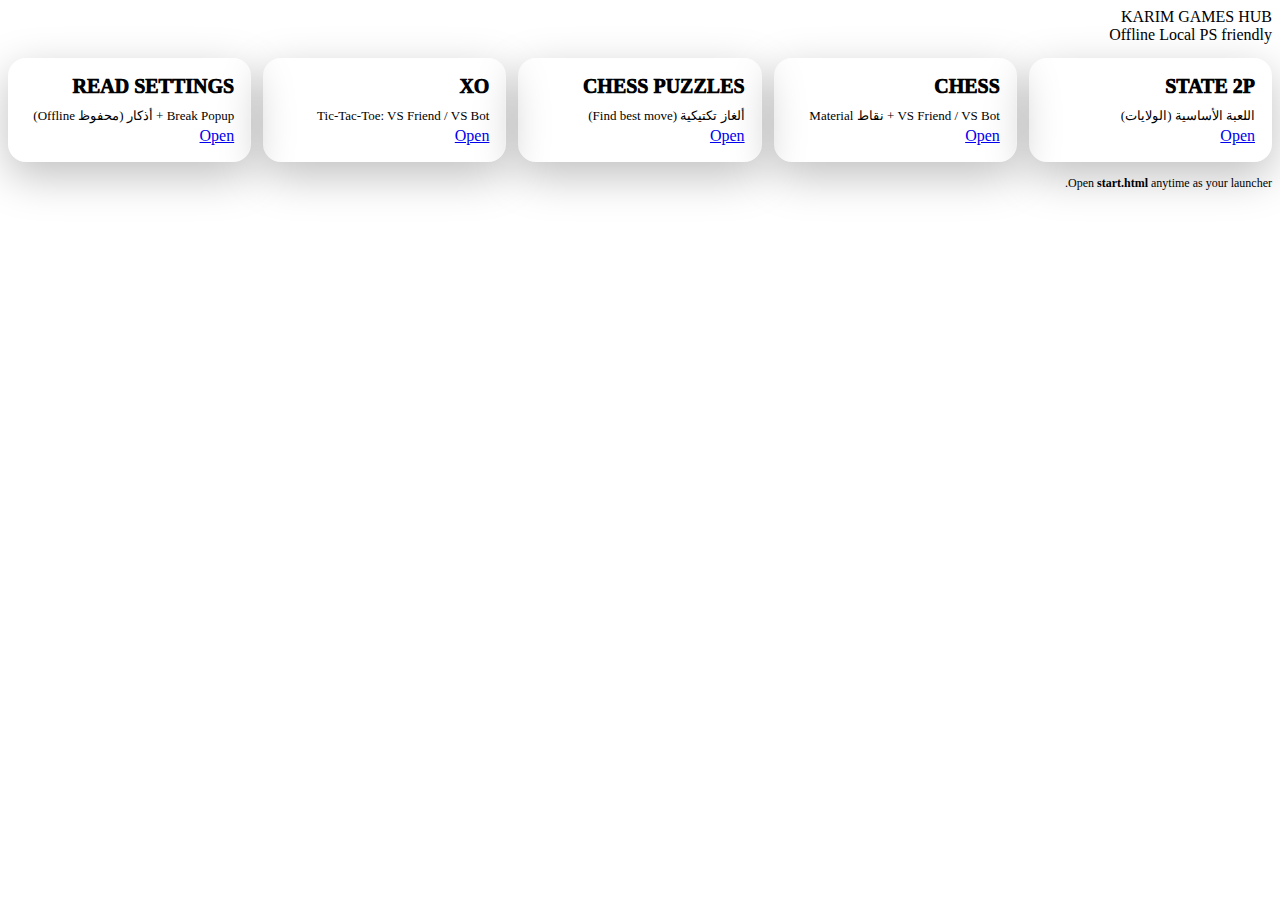
<file: index.html>
<!doctype html>
<html lang="ar" dir="rtl">
<head>
  <meta charset="utf-8" />
  <meta name="viewport" content="width=device-width, initial-scale=1, viewport-fit=cover" />
  <meta name="theme-color" content="#0b1220" />
  <title>Karim Games</title>

  <!-- Optional PWA files (won't break if missing) -->
  <link rel="manifest" href="manifest.webmanifest" />

  <!-- Optional existing styles (won't break if missing, but best if present) -->
  <link rel="stylesheet" href="app.css" />
  <link rel="stylesheet" href="start.css" />

  <style>
    :root{
      --bg:#0b1220; --card: rgba(255,255,255,.06);
      --bd: rgba(255,255,255,.12); --tx: rgba(245,250,255,.92);
      --mut: rgba(245,250,255,.62); --glow: rgba(120,255,170,.25);
    }
    html,body{height:100%}
    body{
      margin:0; font-family: system-ui, -apple-system, Segoe UI, Roboto, Arial;
      background: radial-gradient(900px 450px at 20% 10%, rgba(120,255,170,.14), transparent 55%),
                  radial-gradient(900px 450px at 90% 0%, rgba(150,180,255,.12), transparent 55%),
                  var(--bg);
      color: var(--tx);
      overflow-x:hidden;
    }
    .wrap{max-width:980px; margin:0 auto; padding:16px}
    .hero{
      border:1px solid var(--bd);
      background: linear-gradient(180deg, rgba(255,255,255,.08), rgba(255,255,255,.04));
      border-radius:22px;
      padding:16px;
      box-shadow: 0 10px 35px rgba(0,0,0,.35);
      backdrop-filter: blur(10px);
    }
    .brand{font-weight:1000; letter-spacing:.8px; font-size:22px}
    .sub{margin-top:6px; color:var(--mut); line-height:1.5; font-weight:700}
    .row{display:flex; gap:10px; flex-wrap:wrap; margin-top:12px}
    .btn{
      cursor:pointer; text-decoration:none; color:var(--tx);
      border:1px solid var(--bd);
      background: rgba(255,255,255,.06);
      padding:10px 12px; border-radius:14px;
      font-weight:900;
      display:inline-flex; align-items:center; gap:8px;
      min-height:44px;
    }
    .btn.primary{
      border-color: rgba(120,255,170,.35);
      box-shadow: 0 0 0 3px rgba(120,255,170,.08);
      background: linear-gradient(180deg, rgba(120,255,170,.12), rgba(255,255,255,.05));
    }
    .grid{
      margin-top:14px;
      display:grid;
      grid-template-columns: repeat(3, minmax(0,1fr));
      gap:12px;
    }
    @media (max-width: 900px){ .grid{grid-template-columns: repeat(2, minmax(0,1fr));} }
    @media (max-width: 520px){ .grid{grid-template-columns: 1fr;} .wrap{padding:12px} }
    .card{
      border:1px solid var(--bd);
      background: var(--card);
      border-radius:20px;
      padding:14px;
      text-decoration:none;
      color:var(--tx);
      box-shadow: 0 10px 30px rgba(0,0,0,.28);
    }
    .card:hover{ transform: translateY(-1px); transition: .12s ease; }
    .h{font-weight:1000; font-size:18px}
    .p{margin-top:8px; color:var(--mut); line-height:1.55; font-weight:700}
    .foot{margin-top:14px; color:var(--mut); font-size:12px; line-height:1.6}
    .ok{
      display:inline-block; padding:6px 10px; border-radius:999px;
      border:1px solid rgba(120,255,170,.35);
      background: rgba(120,255,170,.08);
      color: rgba(220,255,235,.95);
      font-weight:900; font-size:12px;
    }
    .warn{
      display:inline-block; padding:6px 10px; border-radius:999px;
      border:1px solid rgba(255,180,80,.35);
      background: rgba(255,180,80,.08);
      color: rgba(255,240,220,.92);
      font-weight:900; font-size:12px;
    }
  </style>

  <script>
    // 1) If start.html exists -> redirect to it (keeps your old start screen)
    (async () => {
      try {
        const r = await fetch("./start.html", { method: "HEAD", cache: "no-store" });
        if (r.ok) location.replace("./start.html");
      } catch(e) {
        // ignore (offline / no start.html)
      }
    })();

    // 2) Register Service Worker if file exists (optional)
    (async () => {
      try {
        if (!("serviceWorker" in navigator)) return;
        // try to detect sw.js exists (HEAD). If fails, skip silently.
        const r = await fetch("./sw.js", { method: "HEAD", cache: "no-store" });
        if (r.ok) navigator.serviceWorker.register("./sw.js");
      } catch(e) {}
    })();
  </script>
</head>

<body>
  <div class="wrap">
    <header class="hero">
      <div class="brand">KARIM GAMES</div>
      <div class="sub">نسخة الويب الرسمية — شغّالة على GitHub Pages، وممكن تتحول “كتطبيق” (PWA) وتشتغل أوفلاين بعد أول فتح.</div>

      <div class="row">
        <a class="btn primary" href="./play.html">Play</a>
        <a class="btn" href="./read.html">Read</a>
        <a class="btn" href="./settings.html">Settings</a>
        <span class="ok">Mobile-ready (مع Pages)</span>
      </div>
    </header>

    <main class="grid" id="grid">
      <a class="card" href="./state.html">
        <div class="h">STATE 2P</div>
        <div class="p">حرب الولايات — ضد صاحبك أو بوت.</div>
      </a>

      <a class="card" href="./chess.html">
        <div class="h">CHESS</div>
        <div class="p">VS Friend / VS Bot — أقوى.</div>
      </a>

      <a class="card" href="./xo.html">
        <div class="h">XO</div>
        <div class="p">سريع وبسيط — 2P + Bot.</div>
      </a>

      <a class="card" href="./chemistry.html">
        <div class="h">Chemistry</div>
        <div class="p">معادلات — تدريب تدريجي.</div>
      </a>

      <a class="card" href="./read.html">
        <div class="h">READ</div>
        <div class="p">أذكار / قرآن / أدعية — حسب الوقت + بحث.</div>
      </a>

      <a class="card" href="./play.html">
        <div class="h">Hub</div>
        <div class="p">صفحة التجميع واللعب.</div>
      </a>
    </main>

    <div class="foot">
      <div class="warn">مهم:</div>
      <div>
        - ده ملف آمن: بيضيف “index.html” فقط.<br/>
        - لو عايز “Full Offline” لازم نضيف ملفات PWA: <b>sw.js + manifest</b> (هديك كودهم لما تقول).<br/>
        - تشغيل GitHub Pages هو اللي بيحل مشاكل الموبايل اللي كانت بتظهر مع file://.
      </div>
    </div>
  </div>
</body>
</html>
</file>
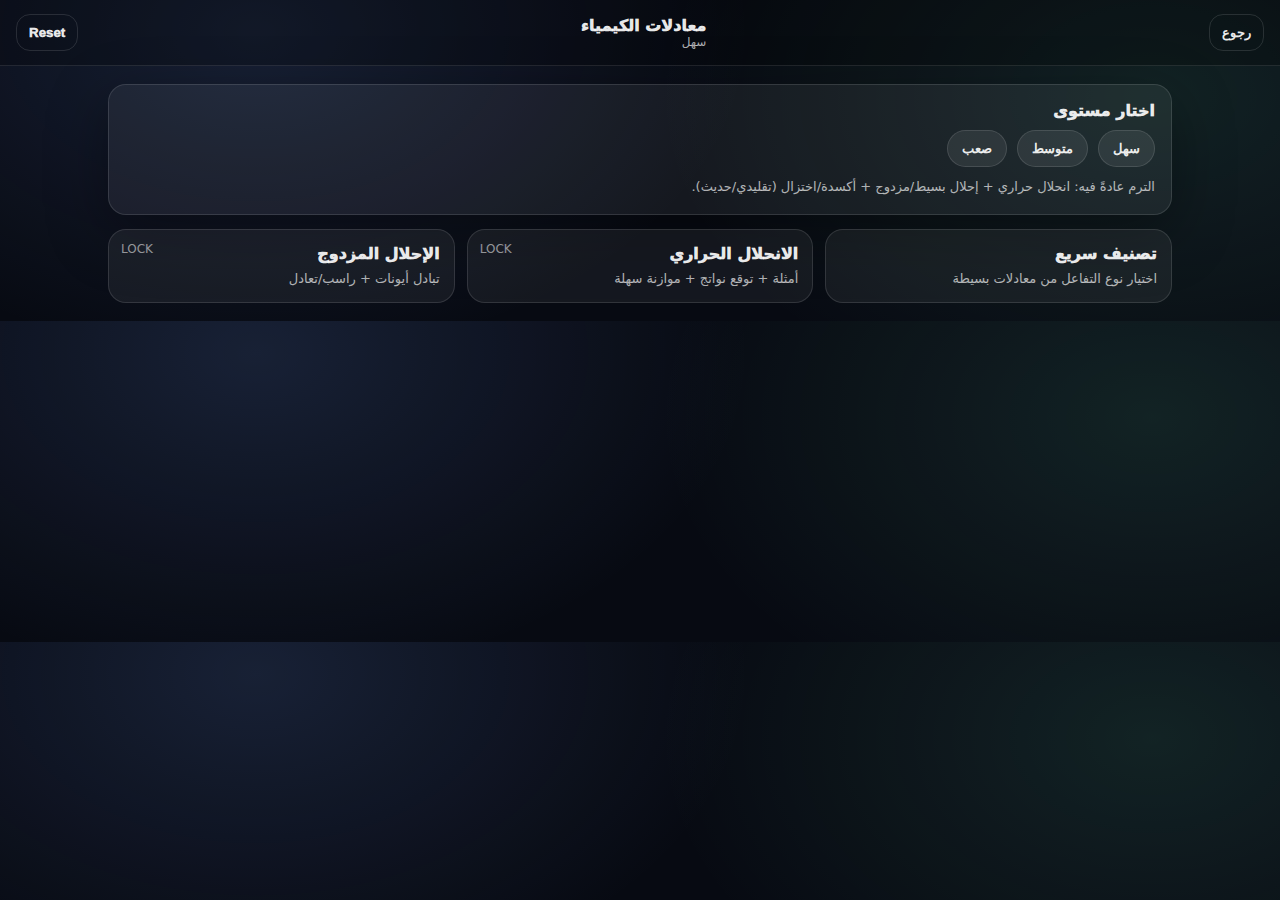
<file: chemistry.html>
﻿<!doctype html>
<html lang="ar" dir="rtl">
<head>
  <meta charset="utf-8"/>
  <meta name="viewport" content="width=device-width,initial-scale=1,viewport-fit=cover"/>
  <title>معادلات الكيمياء</title>
    <link rel="stylesheet" href="mobile.css"/>
<link rel="stylesheet" href="chemistry.css"/>
</head>
<body>
  <header class="top">
    <button class="btn ghost" id="back">رجوع</button>
    <div class="title">
      <div class="h">معادلات الكيمياء</div>
      <div class="s" id="subtitle">نظام تدريجي  مثل Duolingo</div>
    </div>
    <button class="btn ghost" id="reset">Reset</button>
  </header>

  <main class="wrap">
    <section class="panel" id="home">
      <div class="card big">
        <div class="k">اختار مستوى</div>
        <div class="diff">
          <button class="pill" data-diff="easy">سهل</button>
          <button class="pill" data-diff="med">متوسط</button>
          <button class="pill" data-diff="hard">صعب</button>
        </div>
        <div class="note">
          الترم  عادةً فيه: انحلال حراري + إحلال بسيط/مزدوج + أكسدة/اختزال (تقليدي/حديث).
        </div>
      </div>

      <div class="grid" id="lessons"></div>
    </section>

    <section class="panel hidden" id="quiz">
      <div class="hud">
        <div class="hearts" id="hearts"></div>
        <div class="bar"><div class="barin" id="barin"></div></div>
        <div class="xp" id="xp">XP 0</div>
      </div>

      <div class="qcard">
        <div class="qtitle" id="qtitle"></div>
        <div class="qbody" id="qbody"></div>
        <div class="qactions" id="qactions"></div>
      </div>

      <div class="foot">
        <button class="btn" id="check">تحقق</button>
        <button class="btn ghost" id="skip">تخطي</button>
      </div>
    </section>
  </main>

  <div class="toast hidden" id="toast"></div>

  <script src="chemistry.js"></script>
  <script src="vh_fix.js"></script>
</body>
</html>
</file>
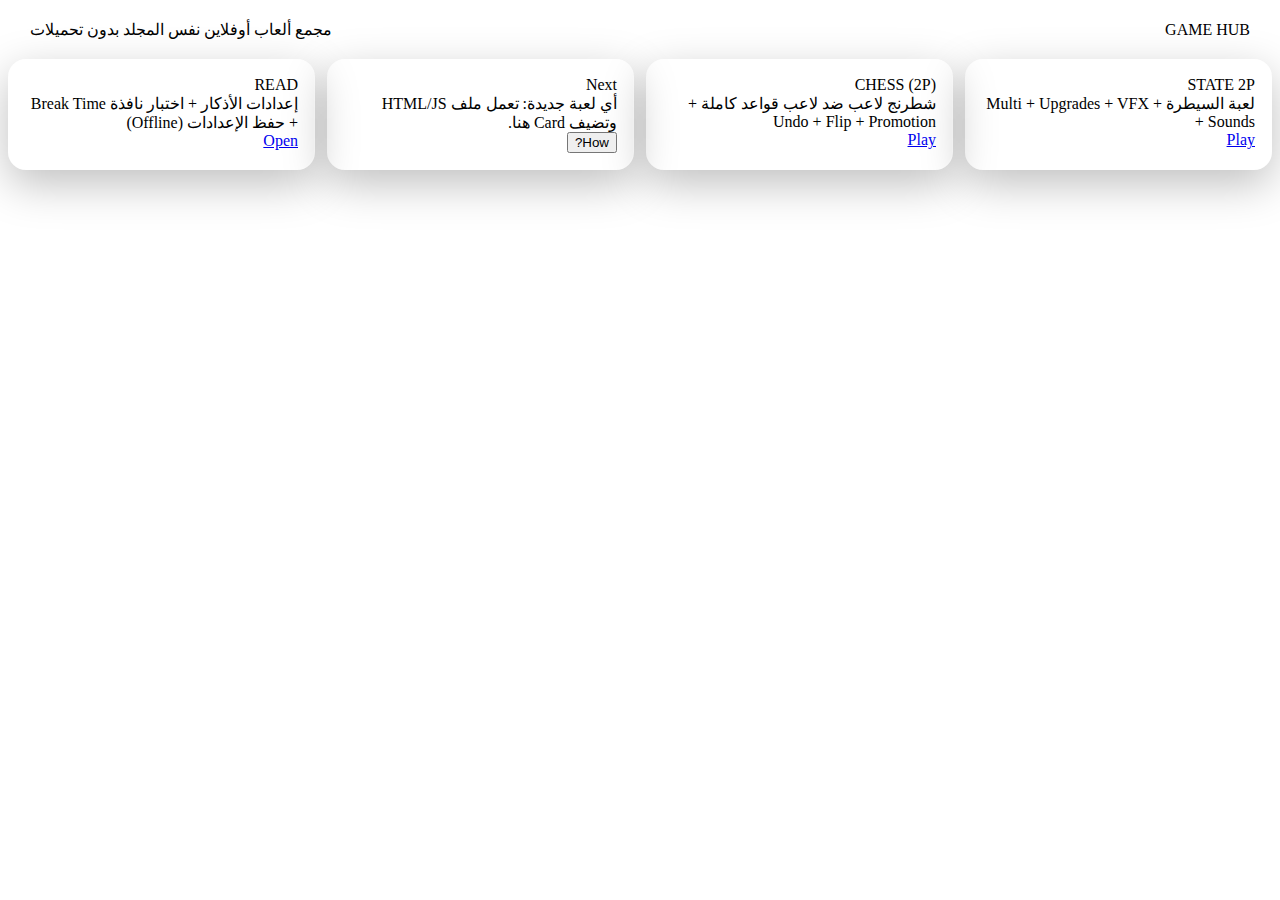
<file: index_backup_20260207192626.html>
﻿<!doctype html>
<html lang="ar" dir="rtl">
<head>
  <meta charset="utf-8" />
  <meta name="viewport" content="width=device-width,initial-scale=1" />
  <title>Game Hub</title>
  <link rel="stylesheet" href="hub.css" />
</head>
<body>
  <header class="top">
    <div class="brand">GAME HUB</div>
    <div class="sub">مجمع ألعاب أوفلاين  نفس المجلد  بدون تحميلات</div>
  </header>

  <main class="grid">
    <section class="card">
      <div class="title">STATE 2P</div>
      <div class="desc">لعبة السيطرة + Multi + Upgrades + VFX + Sounds</div>
      <div class="row">
        <a class="btn" href="state.html">Play</a>
      </div>
    </section>

    <section class="card">
      <div class="title">CHESS (2P)</div>
      <div class="desc">شطرنج لاعب ضد لاعب  قواعد كاملة + Undo + Flip + Promotion</div>
      <div class="row">
        <a class="btn" href="chess.html">Play</a>
      </div>
    </section>

    <section class="card ghost">
      <div class="title">Next</div>
      <div class="desc">أي لعبة جديدة: تعمل ملف HTML/JS وتضيف Card هنا.</div>
      <div class="row">
        <button class="btn2" id="btnTip">How?</button>
      </div>
      <div class="tip" id="tip" hidden>
        1) أنشئ <b>gameX.html</b> + <b>gameX.js</b> + <b>gameX.css</b><br/>
        2) حط زر Back يرجع <b>index.html</b><br/>
        3) أضف Card بنفس شكل اللي فوق
      </div>
    </section>
      <section class="card">
      <div class="title">READ</div>
      <div class="desc">إعدادات الأذكار + اختبار نافذة Break Time + حفظ الإعدادات (Offline)</div>
      <div class="row">
        <a class="btn" href="read.html">Open</a>
      </div>
    </section>
  </main>

  <script>
    document.getElementById('btnTip')?.addEventListener('click', ()=>{
      const t=document.getElementById('tip');
      t.hidden=!t.hidden;
    });
  </script>
</body>
</html>
</file>
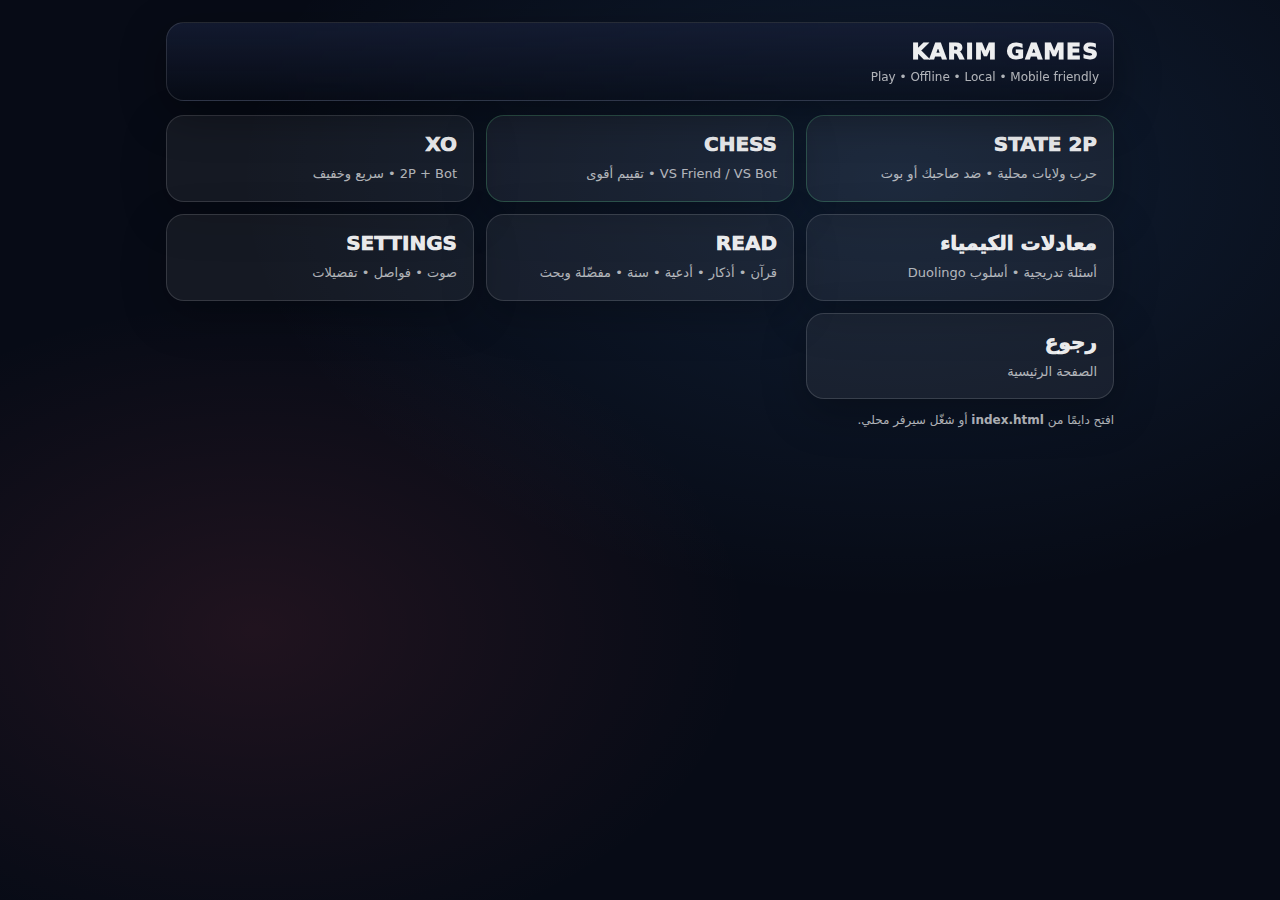
<file: play.html>
<!doctype html>
<html lang="ar" dir="rtl">
<head>
  <meta charset="utf-8"/>
  <meta name="viewport" content="width=device-width,initial-scale=1,viewport-fit=cover"/>
  <title>Karim Games - Play</title>
    <link rel="stylesheet" href="mobile.css"/>
<link rel="stylesheet" href="app.css"/>
  <link rel="stylesheet" href="start.css"/>
  <link rel="manifest" href="./manifest.webmanifest">
<meta name="theme-color" content="#0b1220">
<script>
  if ("serviceWorker" in navigator) {
    navigator.serviceWorker.register("./sw.js");
  }
</script>
</head>
<body>
  <div class="wrap">
    <header class="glass hero">
      <div class="brand">KARIM GAMES</div>
      <div class="sub">Play • Offline • Local • Mobile friendly</div>
    </header>

    <main class="grid">
      <a class="card primary" href="state.html">
        <div class="h">STATE 2P</div>
        <div class="p">حرب ولايات محلية • ضد صاحبك أو بوت</div>
      </a>

      <a class="card primary" href="chess.html">
        <div class="h">CHESS</div>
        <div class="p">VS Friend / VS Bot • تقييم أقوى</div>
      </a>

      <a class="card" href="xo.html">
        <div class="h">XO</div>
        <div class="p">2P + Bot • سريع وخفيف</div>
      </a>

      <a class="card" href="chemistry.html">
        <div class="h">معادلات الكيمياء</div>
        <div class="p">أسئلة تدريجية • أسلوب Duolingo</div>
      </a>

      <a class="card" href="read.html">
        <div class="h">READ</div>
        <div class="p">قرآن • أذكار • أدعية • سنة • مفضّلة وبحث</div>
      </a>

      <a class="card" href="settings.html">
        <div class="h">SETTINGS</div>
        <div class="p">صوت • فواصل • تفضيلات</div>
      </a>

      <a class="card" href="index.html">
        <div class="h">رجوع</div>
        <div class="p">الصفحة الرئيسية</div>
      </a>
    </main>

    <div class="foot">
      افتح دايمًا من <b>index.html</b> أو شغّل سيرفر محلي.
    </div>
  </div>

  <script src="sfx.js"></script>
  <script>
    // click feedback on navigation
    document.addEventListener('click', (e)=>{
      const a = e.target.closest('a,button');
      if(!a) return;
      if(window.SFX) SFX.play('click');
    }, true);
  </script>
  <script src="vh_fix.js"></script>
</body>
</html>
</file>
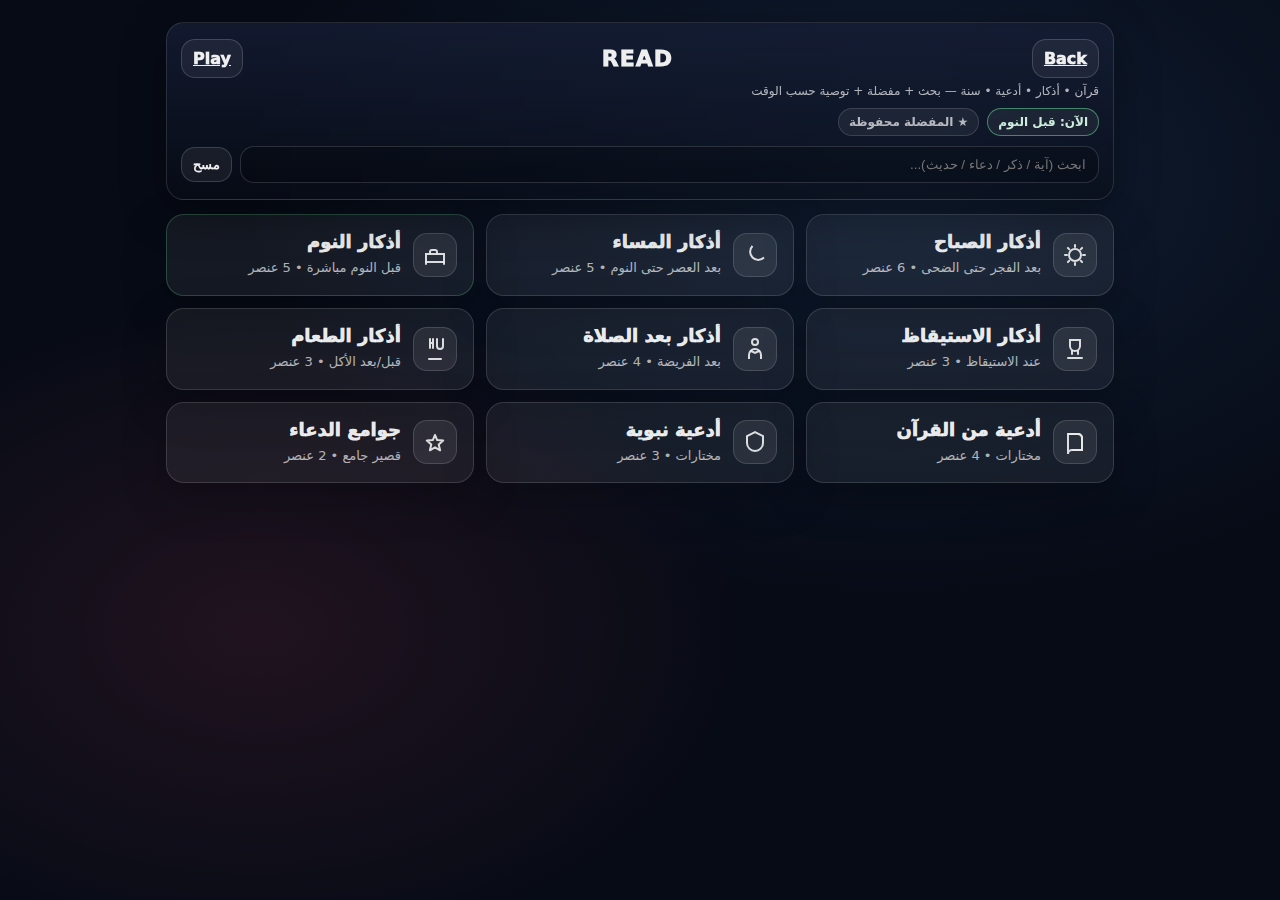
<file: read.html>
<!doctype html>
<html lang="ar" dir="rtl">
<head>
  <meta charset="utf-8"/>
  <meta name="viewport" content="width=device-width,initial-scale=1,viewport-fit=cover"/>
  <title>READ</title>
    <link rel="stylesheet" href="mobile.css"/>
<link rel="stylesheet" href="app.css"/>
  <link rel="stylesheet" href="start.css"/>
  <link rel="stylesheet" href="read.css"/>
</head>
<body>
  <div id="toast" class="toast hidden"></div>

  <div class="wrap">
    <header class="glass hero">
      <div class="rowTop">
        <a class="btn" href="index.html">Back</a>
        <div class="brand">READ</div>
        <a class="btn" href="play.html">Play</a>
      </div>
      <div class="sub">قرآن • أذكار • أدعية • سنة — بحث + مفضلة + توصية حسب الوقت</div>
      <div class="chips" id="chips"></div>
      <div class="search">
        <input id="search" placeholder="ابحث (آية / ذكر / دعاء / حديث)..." autocomplete="off"/>
        <button id="btnClear" class="btn">مسح</button>
      </div>
    </header>

    <main>
      <div class="grid" id="cats"></div>
    </main>
  </div>

  <!-- Reader Modal -->
  <div id="reader" class="modal hidden">
    <div class="glass modalBox">
      <div class="modalTop">
        <div class="mTitle" id="mTitle">—</div>
        <button class="btn" id="btnClose">Close</button>
      </div>

      <div class="mControls">
        <button class="btn" id="btnPrev">Prev</button>
        <button class="btn" id="btnNext">Next</button>
        <button class="btn" id="btnShuffle">Shuffle</button>
        <button class="btn" id="btnFav">★</button>
        <button class="btn" id="btnCopy">Copy</button>
        <button class="btn" id="btnIndex">فهرس</button>
      </div>

      <div class="mMeta">
        <div id="mProg" class="muted">0/0</div>
        <div id="mTag" class="tag">—</div>
      </div>

      <div class="mBody">
        <div class="mText" id="mText"></div>
        <div class="mRef muted" id="mRef"></div>
        <div class="mRepeat muted" id="mRepeat"></div>
      </div>
    </div>
  </div>

  <!-- Index Modal -->
  <div id="indexModal" class="modal hidden">
    <div class="glass modalBox">
      <div class="modalTop">
        <div class="mTitle">فهرس</div>
        <button class="btn" id="btnIndexClose">Close</button>
      </div>

      <div class="search">
        <input id="idxSearch" placeholder="بحث داخل القسم..." autocomplete="off"/>
        <button id="btnIdxClear" class="btn">مسح</button>
      </div>

      <div class="idxList" id="idxList"></div>
    </div>
  </div>

  <script src="sfx.js"></script>
  <script src="read.js"></script>
  <script src="vh_fix.js"></script>
</body>
</html>
</file>
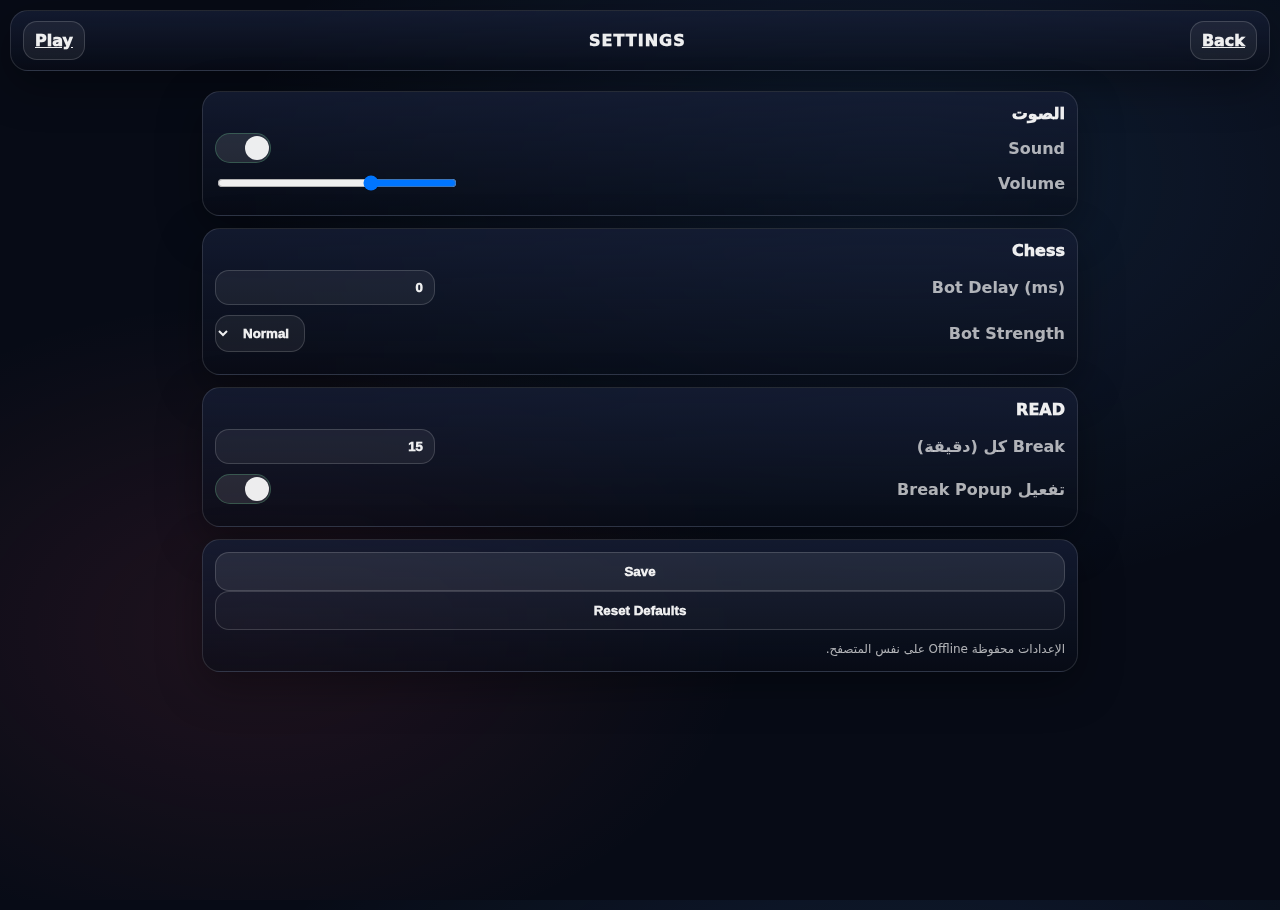
<file: settings.html>
﻿<!doctype html>
<html lang="ar" dir="rtl">
<head>
  <meta charset="utf-8"/>
  <meta name="viewport" content="width=device-width,initial-scale=1,viewport-fit=cover"/>
  <title>Settings</title>
    <link rel="stylesheet" href="mobile.css"/>
<link rel="stylesheet" href="app.css"/>
  <link rel="stylesheet" href="settings.css"/>
</head>
<body>
  <div id="toast" class="toast hidden"></div>

  <header class="glass top">
    <a class="btn" href="index.html">Back</a>
    <div class="t">SETTINGS</div>
    <a class="btn" href="play.html">Play</a>
  </header>

  <main class="wrap">
    <section class="glass card">
      <div class="h">الصوت</div>
      <div class="row">
        <div class="k">Sound</div>
        <label class="switch">
          <input id="sound" type="checkbox"/>
          <span class="slider"></span>
        </label>
      </div>
      <div class="row">
        <div class="k">Volume</div>
        <input id="vol" type="range" min="0" max="1" step="0.05"/>
      </div>
    </section>

    <section class="glass card">
      <div class="h">Chess</div>
      <div class="row">
        <div class="k">Bot Delay (ms)</div>
        <input id="chDelay" type="number" min="200" max="6000" step="100"/>
      </div>
      <div class="row">
        <div class="k">Bot Strength</div>
        <select id="chStr">
          <option value="easy">Easy</option>
          <option value="normal" selected>Normal</option>
          <option value="hard">Hard</option>
        </select>
      </div>
    </section>

    <section class="glass card">
      <div class="h">READ</div>
      <div class="row">
        <div class="k">Break كل (دقيقة)</div>
        <input id="breakMin" type="number" min="5" max="60" step="5"/>
      </div>
      <div class="row">
        <div class="k">تفعيل Break Popup</div>
        <label class="switch">
          <input id="breakOn" type="checkbox"/>
          <span class="slider"></span>
        </label>
      </div>
    </section>

    <section class="glass card">
      <button id="save" class="btnWide">Save</button>
      <button id="reset" class="btnWide ghost">Reset Defaults</button>
      <div class="note">الإعدادات محفوظة Offline على نفس المتصفح.</div>
    </section>
  </main>

  <script src="settings.js"></script>
  <script src="vh_fix.js"></script>
</body>
</html>
</file>
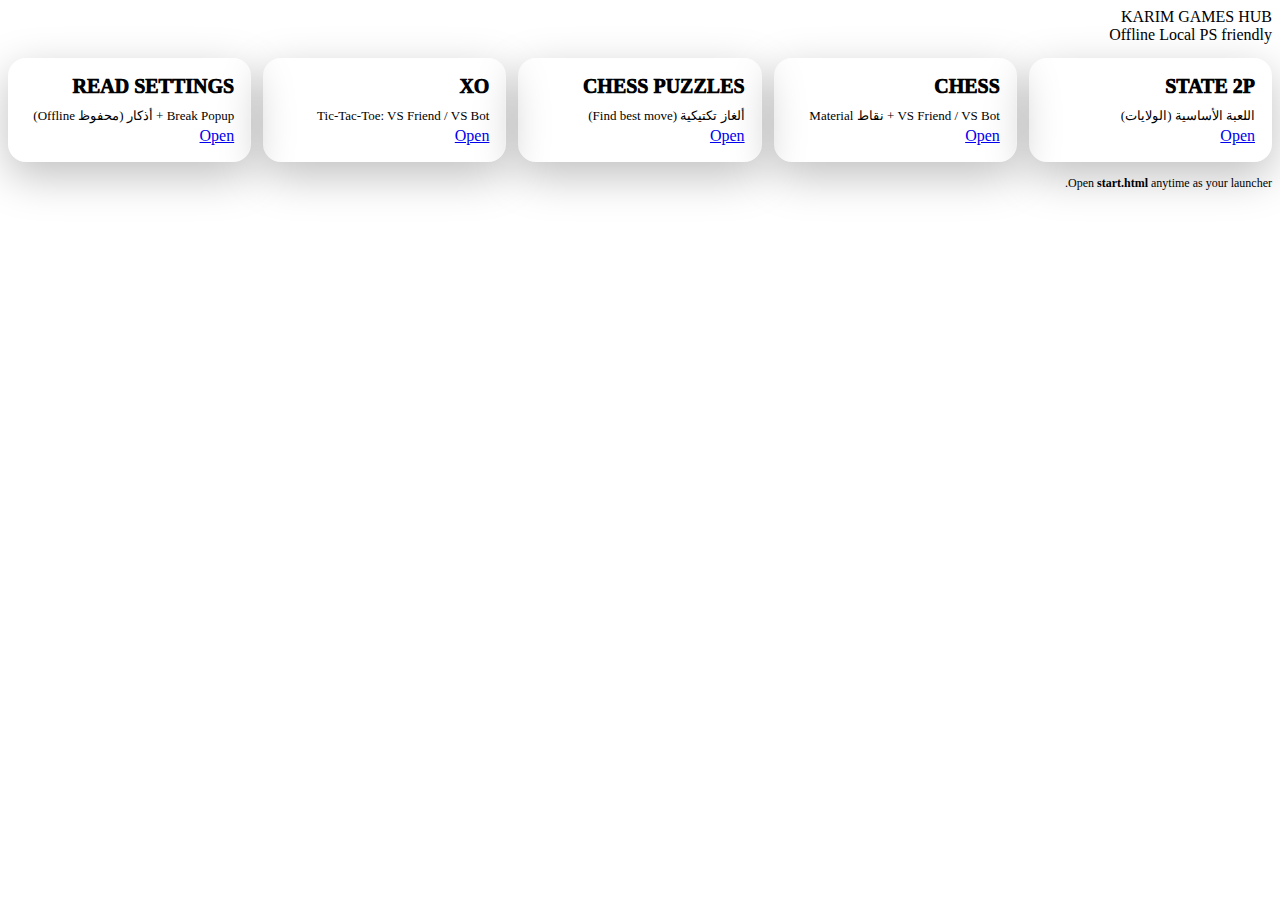
<file: start.html>
﻿<!doctype html>
<html lang="ar" dir="rtl">
<head>
  <meta charset="utf-8" />
  <meta name="viewport" content="width=device-width,initial-scale=1,viewport-fit=cover" />
  <title>Karim Games Hub</title>
    <link rel="stylesheet" href="mobile.css"/>
<link rel="stylesheet" href="start.css" />
</head>
<body>
  <header class="top">
    <div class="t1">KARIM GAMES HUB</div>
    <div class="t2">Offline  Local  PS friendly</div>
  </header>

  <main class="grid">
    <section class="card">
      <div class="h">STATE 2P</div>
      <div class="p">اللعبة الأساسية (الولايات)</div>
      <div class="row"><a class="btn" href="index.html">Open</a></div>
    </section>

    <section class="card">
      <div class="h">CHESS</div>
      <div class="p">VS Friend / VS Bot + نقاط Material</div>
      <div class="row"><a class="btn" href="chess.html">Open</a></div>
    </section>

    <section class="card">
      <div class="h">CHESS PUZZLES</div>
      <div class="p">ألغاز تكتيكية (Find best move)</div>
      <div class="row"><a class="btn" href="puzzles.html">Open</a></div>
    </section>

    <section class="card">
      <div class="h">XO</div>
      <div class="p">Tic-Tac-Toe: VS Friend / VS Bot</div>
      <div class="row"><a class="btn" href="xo.html">Open</a></div>
    </section>

    <section class="card">
      <div class="h">READ SETTINGS</div>
      <div class="p">Break Popup + أذكار (محفوظ Offline)</div>
      <div class="row"><a class="btn" href="read.html">Open</a></div>
    </section>
  </main>

  <footer class="foot">Open <b>start.html</b> anytime as your launcher.</footer>
  <script src="hub_nav.js"></script>

</html>
</file>
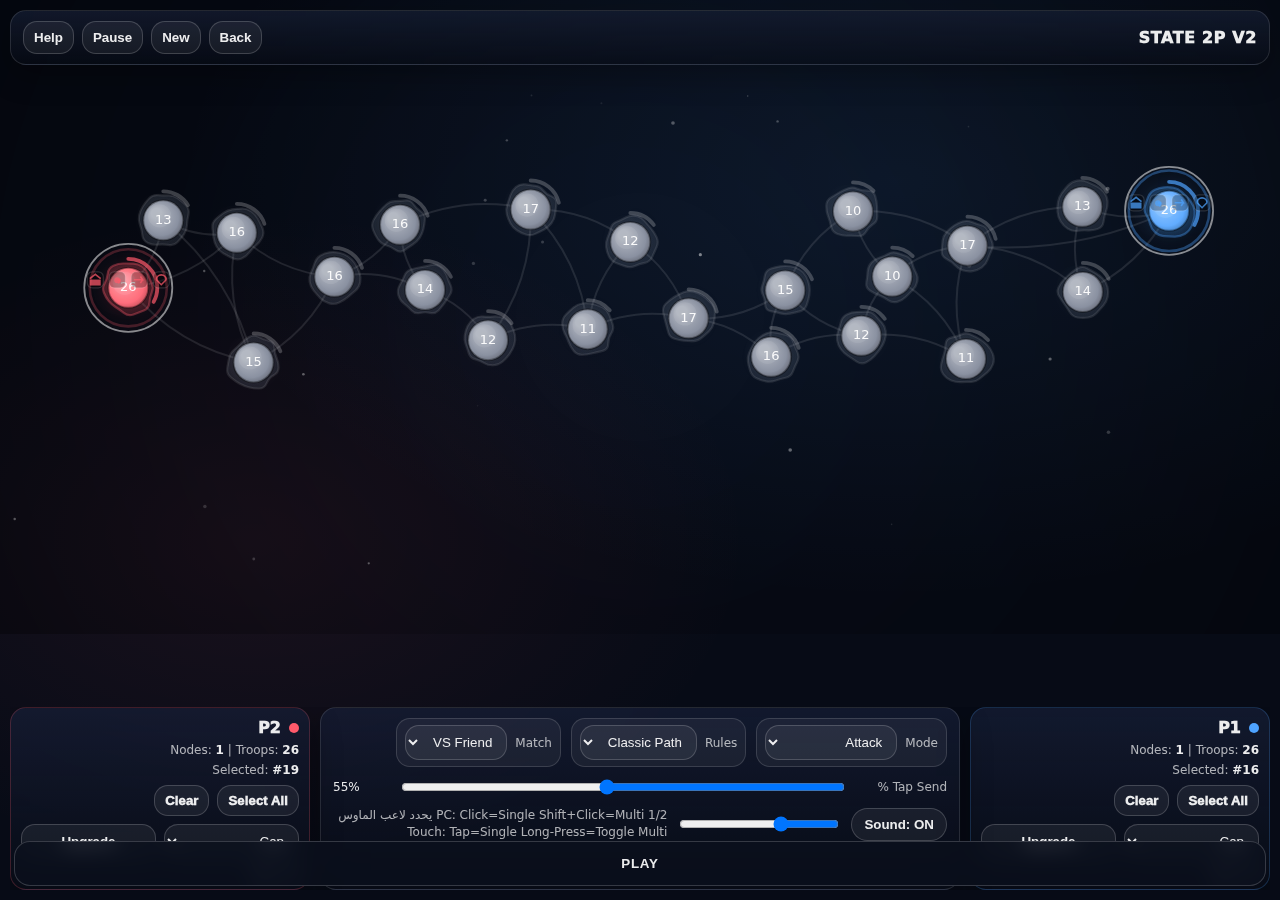
<file: state.html>
﻿<!doctype html>
<html lang="ar" dir="rtl">
<head>
  <meta charset="utf-8" />
  <meta name="viewport" content="width=device-width, initial-scale=1, viewport-fit=cover">

<script>
(function () {
  function setVH(){
    document.documentElement.style.setProperty("--vh", (window.innerHeight * 0.01) + "px");
  }
  setVH();
  window.addEventListener("resize", setVH, {passive:true});
})();
                          </script>
  <meta name="viewport" content="width=device-width,initial-scale=1,viewport-fit=cover" />
  <title>State 2P Local (V2)</title>
    <link rel="stylesheet" href="mobile.css"/>
<link rel="stylesheet" href="style.css" />
<link rel="stylesheet" href="state_mobile.css" />
</head>
<body>

  <div class="topMini">
    <div class="brand">STATE 2P  V2</div>
    <div class="miniBtns">
      <button id="btnBack">Back</button><button id="btnNew">New</button>
      <button id="btnPause">Pause</button>
      <button id="btnHelp">Help</button>
    </div>
  </div>

  <main class="stage">
    <canvas id="game"></canvas>
    <button id="btnPlay" class="playBtn">PLAY</button>
<button id="btnHUD" class="hudBtn">UI</button>
    <div id="toast" class="toast hidden"></div>

    <!-- Single modal (never double overlays) -->
    <div id="modal" class="overlay hidden">
      <div class="card">
        <div id="modalTitle" class="winner">Title</div>
        <div id="modalText" class="sub">Text</div>
        <div class="row">
          <button id="btnModalA">OK</button>
          <button id="btnModalB">Close</button>
        </div>
      </div>
    </div>
  </main>

  <div class="bottomHud">
    <div class="panel p1">
      <div class="head"><span class="dot"></span> P1</div>
      <div class="meta">Nodes: <b id="p1Nodes">0</b> | Troops: <b id="p1Troops">0</b></div>
      <div class="sel">Selected: <b id="p1Sel">-</b></div>
      <div class="tools">
        <button id="p1All" class="mini">Select All</button>
        <button id="p1Clr" class="mini">Clear</button>
      </div>
      <div class="upRow">
        <select id="p1UpType">
          <option value="cap" selected>Cap</option>
          <option value="grow">Growth</option>
          <option value="spd">Speed</option>
          <option value="shd">Shield</option>
        </select>
        <button id="p1Up" class="upBtn">Upgrade</button>
      </div>
      <div class="cost" id="p1UpCost">Cost: -</div>
    </div>

    <div class="center">
      <div class="row2">
        <label class="mode">
          <span>Mode</span>
          <select id="actionMode">
            <option value="attack" selected>Attack</option>
            <option value="transfer">Transfer (Give)</option>
          </select>
        </label>

        <label class="mode">
          <span>Rules</span>
          <select id="ruleMode">
            <option value="classic" selected>Classic Path</option>
            <option value="direct">Direct Link</option>
          </select>
        </label>

        <label class="mode">
          <span>Match</span>
          <select id="matchMode">
            <option value="friend" selected>VS Friend</option>
            <option value="bot">VS Bot</option>
          </select>
        </label>

        <label class="mode" id="botBox">
          <span>Bot</span>
          <select id="botSelect">
            <option value="easy">Easy</option>
            <option value="normal" selected>Normal</option>
            <option value="hard">Hard</option>
          </select>
        </label>
      </div>

      <div class="sliderRow">
        <div class="sliderLabel">Tap Send %</div>
        <input id="tapFrac" type="range" min="0.20" max="0.85" step="0.05" value="0.55" />
        <div class="sliderVal" id="tapFracVal">55%</div>
      </div>

      <div class="row2">
        <button id="btnSound" class="pill">Sound: ON</button>
        <input id="vol" class="vol" type="range" min="0" max="1" step="0.05" value="0.35" />
        <div class="smallHint">
          PC: Click=Single  Shift+Click=Multi  1/2 يحدد لاعب الماوس<br/>
          Touch: Tap=Single  Long-Press=Toggle Multi
        </div>
      </div>
    </div>

    <div class="panel p2">
      <div class="head"><span class="dot"></span> <span id="p2Label">P2</span></div>
      <div class="meta">Nodes: <b id="p2Nodes">0</b> | Troops: <b id="p2Troops">0</b></div>
      <div class="sel">Selected: <b id="p2Sel">-</b></div>
      <div class="tools">
        <button id="p2All" class="mini">Select All</button>
        <button id="p2Clr" class="mini">Clear</button>
      </div>
      <div class="upRow">
        <select id="p2UpType">
          <option value="cap" selected>Cap</option>
          <option value="grow">Growth</option>
          <option value="spd">Speed</option>
          <option value="shd">Shield</option>
        </select>
        <button id="p2Up" class="upBtn">Upgrade</button>
      </div>
      <div class="cost" id="p2UpCost">Cost: -</div>
    </div>
  </div>

  <script src="game.js"></script>
  <script src="break.js"></script>
  <script id="btnBackHandlerV1">
    (function(){
      const b=document.getElementById('btnBack');
      if(b){ b.onclick=()=>{ location.href='index.html'; }; }
    })();
  </script>
  <script src="state_patch.js"></script>

  <script src="sfx.js"></script>
  <script src="state_sound_patch.js"></script>
  <script src="vh_fix.js"></script>
  <script src="state_mobile.js"></script>
</body>
</html>
</file>
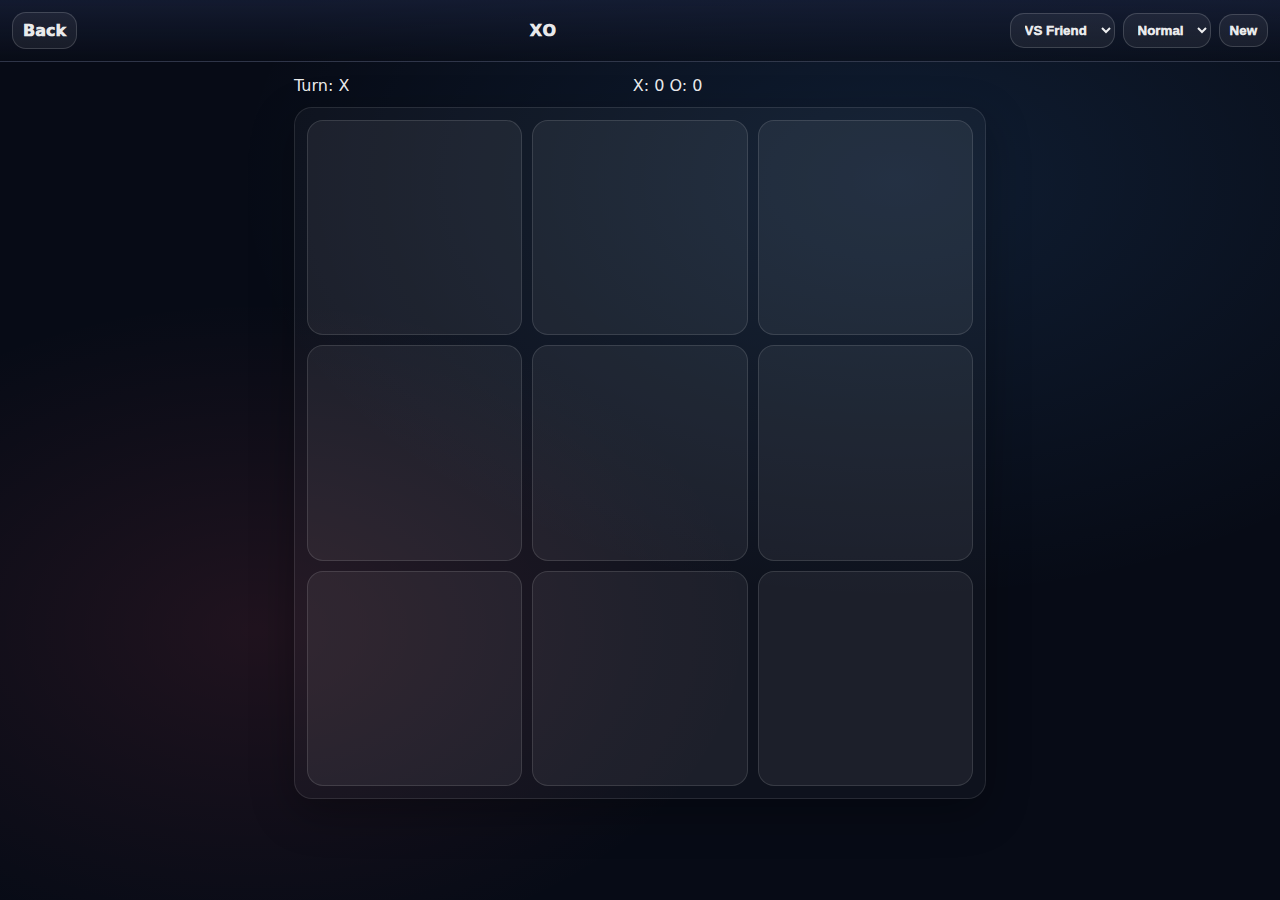
<file: xo.html>
﻿<!doctype html>
<html lang="en">
<head>
  <meta charset="utf-8"/>
  <meta name="viewport" content="width=device-width,initial-scale=1,viewport-fit=cover"/>
  <title>XO</title>
    <link rel="stylesheet" href="mobile.css"/>
<link rel="stylesheet" href="xo.css"/>
</head>
<body>
  <header class="top">
    <a class="btn" href="play.html">Back</a>
    <div class="t">XO</div>
    <div class="right">
      <select id="mode">
        <option value="friend" selected>VS Friend</option>
        <option value="bot">VS Bot</option>
      </select>
      <select id="level">
        <option value="easy">Easy</option>
        <option value="normal" selected>Normal</option>
        <option value="hard">Hard</option>
      </select>
      <button id="new" class="btn">New</button>
    </div>
  </header>

  <main class="wrap">
    <div class="info">
      <div id="turn">Turn: X</div>
      <div id="score">X: 0  O: 0</div>
      <div id="hint" class="hint"></div>
    </div>

    <div id="grid" class="grid" aria-label="xo grid"></div>
  </main>

  <script src="xo.js"></script>
  <script src="vh_fix.js"></script>
</body>
</html>
</file>
<file: app.css>
﻿:root{
  --bg:#070b16;
  --panel1:rgba(22,30,54,.78);
  --panel2:rgba(8,12,22,.55);
  --glass:rgba(255,255,255,.06);
  --glass2:rgba(255,255,255,.10);
  --line:rgba(255,255,255,.12);
  --text:rgba(255,255,255,.93);
  --muted:rgba(255,255,255,.68);
  --good:rgba(120,255,170,.22);
  --bad:rgba(255,90,107,.22);
  --shadow:0 14px 44px rgba(0,0,0,.35);
  --r16:16px; --r18:18px; --r20:20px;
}

*{box-sizing:border-box}
html,body{height:100%}
body{
  margin:0;
  font-family:system-ui,-apple-system,Segoe UI,Roboto,Arial;
  color:var(--text);
  background:
    radial-gradient(1100px 700px at 70% 20%, rgba(78,163,255,.12), transparent 60%),
    radial-gradient(900px 600px at 20% 70%, rgba(255,90,107,.10), transparent 55%),
    var(--bg);
}

.glass{
  background:linear-gradient(180deg, var(--panel1), var(--panel2));
  border:1px solid var(--line);
  border-radius:var(--r18);
  box-shadow:var(--shadow);
  backdrop-filter: blur(8px);
}

.btn, button, select, input[type="number"]{
  border:1px solid rgba(255,255,255,.16);
  background:rgba(255,255,255,.06);
  color:var(--text);
  padding:9px 11px;
  border-radius:14px;
  font-weight:950;
  cursor:pointer;
}
.btn:hover, button:hover, select:hover{background:rgba(255,255,255,.10)}
.btn.ghost, button.ghost{background:rgba(255,255,255,.03)}
.btnWide{
  width:100%;
  padding:11px 12px;
  border-radius:14px;
  border:1px solid rgba(255,255,255,.16);
  background:rgba(255,255,255,.08);
  color:var(--text);
  font-weight:980;
  cursor:pointer;
}
.btnWide:hover{background:rgba(255,255,255,.12)}

.pill{
  display:flex; gap:8px; align-items:center;
  padding:7px 9px;
  border:1px solid rgba(255,255,255,.14);
  border-radius:14px;
  background:rgba(255,255,255,.05);
}
.pill .k{font-size:12px;color:var(--muted);font-weight:900}
.pill .v{font-weight:980}

.toast{
  position:fixed; left:12px; right:12px; top:12px;
  max-width:900px; margin:0 auto;
  padding:10px 12px;
  border-radius:14px;
  border:1px solid rgba(255,255,255,.14);
  background:rgba(10,14,28,.92);
  box-shadow:var(--shadow);
  z-index:99;
}
.toast.good{border-color:var(--good)}
.toast.bad{border-color:var(--bad)}
.hidden{display:none !important}
</file>
<file: start.css>
﻿.wrap{max-width:980px;margin:0 auto;padding:22px 16px}
.hero{padding:16px 14px}
.brand{font-weight:980;letter-spacing:1px;font-size:22px}
.sub{color:var(--muted);margin-top:6px;font-size:12px}
.grid{
  display:grid;
  grid-template-columns:repeat(auto-fit,minmax(240px,1fr));
  gap:12px;
  margin-top:14px;
}
.card{
  text-decoration:none;
  color:var(--text);
  padding:16px;
  border-radius:18px;
  border:1px solid rgba(255,255,255,.14);
  background:rgba(255,255,255,.06);
  box-shadow:0 14px 44px rgba(0,0,0,.25);
  transition:transform .12s ease, background .12s ease;
}
.card:hover{transform:translateY(-2px);background:rgba(255,255,255,.10)}
.card.primary{border-color:var(--good)}
.h{font-weight:980;font-size:20px}
.p{margin-top:8px;color:var(--muted);line-height:1.6;font-size:13px}
.foot{margin-top:14px;color:var(--muted);font-size:12px}
</file>
<file: mobile.css>
/* mobile.css - responsive hotfixes for Karim Games (Android/iOS) */
:root{
  --vh: 1vh;
  --safe-top: env(safe-area-inset-top, 0px);
  --safe-bottom: env(safe-area-inset-bottom, 0px);
  --safe-left: env(safe-area-inset-left, 0px);
  --safe-right: env(safe-area-inset-right, 0px);
}

/* Reduce 100vh issues (mobile address bar) */
@media (max-width: 900px){
  html, body{ min-height: calc(var(--vh) * 100); }
}

/* ===== CHESS ===== */
@media (max-width: 900px){
  header.top{
    position: sticky;
    top: 0;
    z-index: 50;
    padding-top: calc(10px + var(--safe-top));
  }
  header.top{
    flex-wrap: wrap;
    gap: 10px;
  }
  header.top .mid{ flex: 1 1 160px; text-align:center; }
  header.top .right{
    width: 100%;
    display:flex;
    flex-wrap: wrap;
    gap: 8px;
    justify-content: center;
  }
  header.top .right select,
  header.top .right button{
    flex: 1 1 46%;
    min-width: 150px;
  }

  .stage{ padding: 10px 10px 14px; }
  .boardWrap{
    height: auto !important;
    min-height: unset !important;
    padding: 8px !important;
  }
  /* Keep board square and fully visible */
  #cv{
    width: min(94vw, 560px) !important;
    height: auto !important;
    aspect-ratio: 1 / 1;
    max-height: min(94vw, calc(var(--vh) * 80));
  }
  .side{ padding: 10px !important; }
}
@media (max-width: 420px){
  header.top .right select,
  header.top .right button{ flex: 1 1 100%; min-width: 0; }
}

/* ===== READ / HUB / PLAY grids ===== */
@media (max-width: 520px){
  .grid{ grid-template-columns: 1fr !important; }
  .search input{ min-width: 0 !important; }
  .card{ padding: 14px !important; }
}

/* ===== STATE 2P ===== */
@media (max-width: 900px){
  .topMini{
    top: calc(8px + var(--safe-top)) !important;
    left: calc(8px + var(--safe-left)) !important;
    right: calc(8px + var(--safe-right)) !important;
  }
  .bottomHud{
    left: calc(8px + var(--safe-left)) !important;
    right: calc(8px + var(--safe-right)) !important;
    bottom: calc(8px + var(--safe-bottom)) !important;
    gap: 8px !important;
  }
  .bottomHud .panel,
  .bottomHud .center{ padding: 10px !important; }

  /* Make selects/buttons finger-friendly */
  select, button{ min-height: 44px; }
  .tapHelp{ font-size: 12px !important; line-height: 1.35 !important; }
}
</file>
<file: chemistry.css>
﻿:root{
  --bg:#070a12; --card:rgba(255,255,255,.06); --b:rgba(255,255,255,.12);
  --txt:rgba(255,255,255,.92); --mut:rgba(255,255,255,.68);
  --good:rgba(110,255,190,.18); --bad:rgba(255,120,120,.18);
}
*{box-sizing:border-box}
body{margin:0;background:radial-gradient(900px 600px at 20% 10%, rgba(120,160,255,.15), transparent 55%),
                 radial-gradient(900px 600px at 90% 30%, rgba(120,255,200,.10), transparent 55%),
                 var(--bg);
     color:var(--txt); font-family:system-ui,-apple-system,Segoe UI,Arial}
.top{display:flex;gap:10px;align-items:center;justify-content:space-between;padding:14px 16px;
     border-bottom:1px solid rgba(255,255,255,.10); background:rgba(0,0,0,.25); position:sticky; top:0}
.title .h{font-weight:1000;letter-spacing:.6px}
.title .s{font-size:12px;color:var(--mut)}
.btn{border:1px solid var(--b); background:rgba(255,255,255,.08); color:var(--txt);
     padding:10px 12px; border-radius:14px; font-weight:950; cursor:pointer}
.btn.ghost{background:transparent}
.wrap{max-width:1100px;margin:0 auto;padding:18px}
.panel.hidden{display:none}
.card{border:1px solid var(--b); background:var(--card); border-radius:18px; padding:14px; box-shadow:0 18px 60px rgba(0,0,0,.35)}
.card.big{padding:16px}
.k{font-weight:950;margin-bottom:10px}
.diff{display:flex;gap:10px;flex-wrap:wrap}
.pill{border:1px solid var(--b); background:rgba(255,255,255,.08); color:var(--txt);
      padding:10px 14px; border-radius:999px; font-weight:950; cursor:pointer}
.note{margin-top:10px;color:var(--mut);font-size:13px;line-height:1.6}
.grid{margin-top:14px;display:grid;grid-template-columns:repeat(auto-fit,minmax(240px,1fr));gap:12px}
.lesson{padding:14px;border-radius:18px;border:1px solid var(--b);background:rgba(255,255,255,.06);cursor:pointer;position:relative;overflow:hidden}
.lesson .t{font-weight:1000}
.lesson .d{color:var(--mut);font-size:13px;margin-top:6px;line-height:1.5}
.lesson .lock{position:absolute;left:12px;top:12px;color:rgba(255,255,255,.55);font-size:12px}
.hud{display:flex;gap:12px;align-items:center;justify-content:space-between;margin-bottom:12px}
.hearts{display:flex;gap:6px}
.heart{width:18px;height:18px;border-radius:6px;background:rgba(255,255,255,.10);border:1px solid var(--b)}
.heart.on{background:rgba(255,90,120,.20)}
.bar{flex:1;height:12px;border-radius:999px;border:1px solid var(--b);background:rgba(255,255,255,.05);overflow:hidden}
.barin{height:100%;width:0%;background:rgba(120,180,255,.35)}
.xp{min-width:80px;text-align:left;color:var(--mut);font-weight:900}
.qcard{border:1px solid var(--b);background:rgba(255,255,255,.06);border-radius:18px;padding:16px;min-height:240px}
.qtitle{font-weight:1000;margin-bottom:10px}
.eq{font-weight:950;letter-spacing:.5px;font-size:18px;direction:ltr;text-align:center;padding:10px;border-radius:16px;
    background:rgba(0,0,0,.25);border:1px solid rgba(255,255,255,.10)}
.opts{display:grid;gap:10px;margin-top:12px}
.opt{padding:12px;border-radius:16px;border:1px solid var(--b);background:rgba(255,255,255,.06);cursor:pointer;font-weight:900}
.opt.sel{outline:2px solid rgba(120,180,255,.55)}
.row{display:flex;gap:10px;flex-wrap:wrap;justify-content:center;margin-top:12px}
.num{display:inline-flex;align-items:center;gap:8px;border:1px solid var(--b);background:rgba(255,255,255,.06);
     padding:8px 10px;border-radius:16px}
.num button{width:26px;height:26px;border-radius:10px;border:1px solid var(--b);background:rgba(255,255,255,.08);color:var(--txt);cursor:pointer;font-weight:1000}
.num input{width:34px;text-align:center;background:transparent;border:0;color:var(--txt);font-weight:1000}
.foot{display:flex;gap:10px;justify-content:flex-start;margin-top:12px}
.toast{position:fixed;left:16px;bottom:16px;max-width:520px;padding:12px 14px;border-radius:16px;
       border:1px solid var(--b);background:rgba(10,14,28,.92);box-shadow:0 18px 60px rgba(0,0,0,.55)}
.toast.good{background:rgba(10,28,18,.92)}
.toast.bad{background:rgba(28,10,12,.92)}
.toast.hidden{display:none}
</file>
<file: hub.css>
﻿.top{
  position:sticky; top:10px; margin:10px;
  padding:10px 12px;
  display:flex; align-items:center; justify-content:space-between;
  gap:10px;
}
.t{font-weight:980;letter-spacing:1px}
.wrap{max-width:980px;margin:0 auto;padding:10px 12px 18px;display:grid;gap:12px}
.hero{padding:14px}
.h1{font-weight:980;font-size:20px}
.p1{margin-top:6px;color:var(--muted);font-size:12px}
.grid{
  display:grid;
  grid-template-columns:repeat(auto-fit,minmax(240px,1fr));
  gap:12px;
}
.card{
  text-decoration:none;
  color:var(--text);
  padding:16px;
  border-radius:18px;
  border:1px solid rgba(255,255,255,.14);
  background:rgba(255,255,255,.06);
  box-shadow:0 14px 44px rgba(0,0,0,.25);
  transition:transform .12s ease, background .12s ease;
}
.card:hover{transform:translateY(-2px);background:rgba(255,255,255,.10)}
.h{font-weight:980;font-size:18px}
.p{margin-top:8px;color:var(--muted);line-height:1.6;font-size:12px}
</file>
<file: read.css>
.rowTop{display:flex;align-items:center;justify-content:space-between;gap:10px}
.chips{display:flex;gap:8px;flex-wrap:wrap;margin-top:10px}
.chip{
  border:1px solid rgba(255,255,255,.14);
  background:rgba(255,255,255,.06);
  padding:6px 10px;border-radius:999px;
  font-weight:900;font-size:12px;color:var(--muted);
}
.chip.good{border-color:rgba(120,255,170,.45);color:rgba(220,255,235,.92)}
.search{display:flex;gap:8px;align-items:center;margin-top:10px;flex-wrap:wrap}
.search input{
  flex:1; min-width:220px;
  padding:10px 12px;
  border-radius:14px;
  border:1px solid rgba(255,255,255,.14);
  background:rgba(0,0,0,.18);
  color:var(--text);
  outline:none;
}
.search input:focus{border-color:rgba(120,255,170,.35)}

.cat{
  display:flex; gap:12px; align-items:center;
}
.ico{
  width:44px;height:44px;border-radius:14px;
  display:grid;place-items:center;
  background:rgba(255,255,255,.08);
  border:1px solid rgba(255,255,255,.14);
  flex:0 0 auto;
}
.ico svg{width:24px;height:24px;opacity:.9}
.cat .txt{flex:1}
.cat .txt .h{font-size:18px}
.cat .txt .p{margin-top:6px}

.tag{
  display:inline-block;
  padding:6px 10px;
  border-radius:999px;
  border:1px solid rgba(255,255,255,.14);
  background:rgba(255,255,255,.06);
  font-weight:900;
  font-size:12px;
}

.modal{
  position:fixed; inset:0;
  background:rgba(0,0,0,.55);
  display:flex; align-items:center; justify-content:center;
  padding:18px;
  z-index:50;
}
.modal.hidden{display:none}
.modalBox{
  width:min(920px, 100%);
  max-height:min(88vh, 760px);
  overflow:auto;
  padding:14px;
}
.modalTop{
  display:flex; align-items:center; justify-content:space-between; gap:10px;
}
.mTitle{font-weight:980;letter-spacing:.6px}
.mControls{display:flex;gap:8px;flex-wrap:wrap;margin-top:10px}
.mMeta{display:flex;align-items:center;justify-content:space-between;gap:10px;margin-top:10px}
.mBody{margin-top:12px; padding:12px; border-radius:18px; border:1px solid rgba(255,255,255,.12); background:rgba(255,255,255,.05)}
.mText{line-height:2; font-size:18px; font-weight:800; white-space:pre-wrap}
.mRef{margin-top:10px; line-height:1.7}
.mRepeat{margin-top:10px}

.idxList{margin-top:12px; display:grid; gap:8px}
.idxItem{
  border:1px solid rgba(255,255,255,.12);
  background:rgba(255,255,255,.05);
  border-radius:14px;
  padding:10px 12px;
  cursor:pointer;
}
.idxItem:hover{background:rgba(255,255,255,.08)}
.idxItem .t{font-weight:950}
.idxItem .s{margin-top:4px;color:var(--muted);font-size:12px;line-height:1.4}


@media (max-width: 520px){
  .grid{grid-template-columns:1fr !important;}
  .cat{align-items:flex-start;}
  .ico{width:40px;height:40px;border-radius:12px;}
  .cat .txt .h{font-size:16px;}
}
</file>
<file: settings.css>
﻿.top{
  position:sticky; top:10px; margin:10px;
  padding:10px 12px;
  display:flex; align-items:center; justify-content:space-between;
  gap:10px;
}
.t{font-weight:980;letter-spacing:1px}
.wrap{max-width:900px;margin:0 auto;padding:10px 12px 18px;display:grid;gap:12px}
.card{padding:12px}
.h{font-weight:980;margin-bottom:10px}
.row{display:flex;align-items:center;justify-content:space-between;gap:10px;margin:10px 0}
.k{color:var(--muted);font-weight:900}
.note{margin-top:10px;color:var(--muted);font-size:12px;line-height:1.6}

.switch{position:relative;display:inline-block;width:56px;height:30px}
.switch input{display:none}
.slider{
  position:absolute;cursor:pointer;inset:0;
  background:rgba(255,255,255,.10);
  border:1px solid rgba(255,255,255,.14);
  border-radius:999px;
  transition:.15s;
}
.slider:before{
  content:"";
  position:absolute;height:24px;width:24px;left:3px;top:2px;
  background:rgba(255,255,255,.92);
  border-radius:50%;
  transition:.15s;
}
.switch input:checked + .slider{border-color:var(--good)}
.switch input:checked + .slider:before{transform:translateX(26px)}
input[type="number"]{width:220px}
input[type="range"]{width:240px}
</file>
<file: style.css>
﻿:root{
  --bg:#070b16;
  --panel:rgba(8,12,22,.62);
  --panel2:rgba(255,255,255,.07);
  --text:rgba(255,255,255,.92);
  --muted:rgba(255,255,255,.68);
  --line:rgba(255,255,255,.12);
  --p1:#4ea3ff;
  --p2:#ff5a6b;
}

*{box-sizing:border-box}
html,body{height:100%}
body{
  margin:0;
  background: radial-gradient(1200px 700px at 70% 20%, rgba(78,163,255,.10), transparent 60%),
              radial-gradient(900px 600px at 20% 60%, rgba(255,90,107,.08), transparent 55%),
              var(--bg);
  color:var(--text);
  font-family:system-ui,-apple-system,Segoe UI,Roboto,Arial;
  overflow:hidden;
}

.topMini{
  position:fixed; top:10px; left:10px; right:10px;
  display:flex; align-items:center; justify-content:space-between;
  padding:10px 12px;
  background: linear-gradient(180deg, rgba(20,28,48,.80), rgba(8,12,22,.60));
  border:1px solid rgba(255,255,255,.12);
  border-radius:16px;
  backdrop-filter: blur(8px);
  z-index:10;
  box-shadow: 0 10px 30px rgba(0,0,0,.28);
}
.brand{font-weight:950; letter-spacing:.6px}
.miniBtns{display:flex; gap:8px}

button{
  border:1px solid rgba(255,255,255,.18);
  background:rgba(255,255,255,.06);
  color:var(--text);
  padding:8px 10px;
  border-radius:14px;
  cursor:pointer;
  font-weight:900;
  transition: transform .08s ease, background .12s ease, border-color .12s ease;
}
button:hover{background:rgba(255,255,255,.10); border-color: rgba(255,255,255,.26)}
button:active{transform:translateY(1px) scale(.99)}
button:disabled{opacity:.55; cursor:not-allowed}
.pill{padding:8px 12px;border-radius:999px}

.stage{position:relative;width:100%;height:100%}
canvas{width:100%;height:100%;display:block;touch-action:none}

.bottomHud{
  position:fixed; left:10px; right:10px; bottom:10px;
  display:grid; grid-template-columns: 300px 1fr 300px;
  gap:10px; z-index:10;
}
.panel, .center{
  background: linear-gradient(180deg, rgba(22,30,54,.74), rgba(8,12,22,.55));
  border:1px solid rgba(255,255,255,.12);
  border-radius:16px;
  backdrop-filter: blur(8px);
  box-shadow: 0 12px 32px rgba(0,0,0,.32);
}

.panel{ padding:10px 10px 10px; }
.panel .head{display:flex; align-items:center; gap:8px; font-weight:950}
.panel .dot{width:10px;height:10px;border-radius:50%}
.panel.p1 .dot{background:var(--p1)}
.panel.p2 .dot{background:var(--p2)}
.panel.p1{border-color: rgba(78,163,255,.22)}
.panel.p2{border-color: rgba(255,90,107,.22)}

.meta,.sel,.cost{font-size:12px;color:var(--muted);margin-top:6px}
.meta b,.sel b{color:var(--text)}

.tools{display:flex; gap:8px; margin-top:8px}
.mini{padding:7px 10px; font-weight:950}

.upRow{display:grid; grid-template-columns: 1fr 1fr; gap:8px; margin-top:8px}
select{
  border:1px solid rgba(255,255,255,.18);
  background:rgba(255,255,255,.06);
  color:var(--text);
  padding:8px 10px;
  border-radius:14px;
  outline:none;
  cursor:pointer;
}
.upBtn{width:100%}

.center{
  padding:10px 12px;
  display:flex;
  flex-direction:column;
  gap:10px;
}
.row2{display:flex; gap:10px; flex-wrap:wrap; align-items:center}
.mode{
  display:flex; align-items:center; gap:8px;
  padding:6px 8px;
  border:1px solid rgba(255,255,255,.14);
  background:rgba(255,255,255,.05);
  border-radius:14px;
}
.mode span{font-size:12px;color:var(--muted)}
.sliderRow{
  display:grid;
  grid-template-columns: 90px 1fr 56px;
  gap:10px;
  align-items:center;
}
.sliderLabel{font-size:12px;color:var(--muted)}
.sliderVal{font-size:12px;color:var(--text);text-align:left}
.smallHint{font-size:12px;color:var(--muted);line-height:1.45}
.vol{width:160px}

.toast{
  position:absolute; left:50%; bottom:92px;
  transform:translateX(-50%);
  background:rgba(0,0,0,.72);
  border:1px solid rgba(255,255,255,.14);
  padding:10px 12px;
  border-radius:16px;
  font-weight:950;
  z-index:40;
  max-width:min(860px, 92vw);
  text-align:center;
  box-shadow: 0 16px 36px rgba(0,0,0,.30);
}
.hidden{display:none !important}

.overlay{
  position:absolute; inset:0;
  display:grid; place-items:center;
  background:rgba(0,0,0,.56);
  z-index:30;
}
.card{
  width:min(620px, 92vw);
  background:rgba(10,14,28,.95);
  border:1px solid rgba(255,255,255,.14);
  border-radius:20px;
  padding:16px 16px 14px;
  box-shadow:0 14px 44px rgba(0,0,0,.45);
}
.winner{font-size:22px;font-weight:980}
.sub{margin-top:8px;color:var(--muted);font-size:13px;line-height:1.6}
.row{display:flex;gap:10px;margin-top:14px}
.row button{flex:1}

@media (max-width: 980px){
  .bottomHud{grid-template-columns: 1fr; }
}


@media (max-width: 900px){
  body{min-height: calc(var(--vh) * 100);}
  .stage{height: calc(var(--vh) * 100);}
}
</file>
<file: state_mobile.css>
/* Mobile Fit + Play Mode (hide HUD) + Safe Areas */
:root{
  --safeTop: env(safe-area-inset-top, 0px);
  --safeBottom: env(safe-area-inset-bottom, 0px);
}

/* fix mobile viewport (JS sets --vh) */
html, body{
  height: 100%;
  overflow: hidden;
}

body{
  margin: 0;
  padding-top: var(--safeTop);
  padding-bottom: var(--safeBottom);
}

/* override old stage height calc for mobile browsers */
.stage{
  height: calc(var(--vh, 1vh) * 100 - 56px - 210px);
  min-height: 0;
}

/* keep HUD scrollable on small screens */
.bottomHud{
  max-height: 42vh;
  overflow: auto;
  -webkit-overflow-scrolling: touch;
}

/* ===== PLAY MODE ===== */
body.playing .topMini,
body.playing .bottomHud{
  display: none !important;
}

body.playing .stage{
  height: calc(var(--vh, 1vh) * 100);
}

/* Play button (shows when NOT playing) */
.playBtn{
  position: fixed;
  left: 14px;
  right: 14px;
  bottom: calc(14px + var(--safeBottom));
  z-index: 40;
  padding: 14px 16px;
  border-radius: 16px;
  border: 1px solid rgba(255,255,255,.18);
  background: rgba(10,16,28,.78);
  color: rgba(255,255,255,.92);
  font-weight: 800;
  letter-spacing: .06em;
  backdrop-filter: blur(10px);
}

body.playing .playBtn{ display: none; }

/* HUD button (shows when playing) */
.hudBtn{
  position: fixed;
  top: calc(10px + var(--safeTop));
  left: 10px;
  z-index: 50;
  padding: 10px 12px;
  border-radius: 14px;
  border: 1px solid rgba(255,255,255,.18);
  background: rgba(10,16,28,.62);
  color: rgba(255,255,255,.92);
  font-weight: 800;
  backdrop-filter: blur(10px);
  display: none;
}

body.playing .hudBtn{ display: block; }

/* make top bar tighter on mobile */
@media (max-width: 520px){
  .topMini{ padding: 10px 10px; }
  .brand{ font-size: 15px; }
  .miniBtns button{ padding: 8px 10px; border-radius: 14px; }
}
canvas, #game { touch-action: none; }
body.playing { overscroll-behavior: none; }
</file>
<file: xo.css>
﻿:root{--bg:#070b16;--text:rgba(255,255,255,.93);--muted:rgba(255,255,255,.68);--line:rgba(255,255,255,.12)}
*{box-sizing:border-box}
html,body{height:100%}
body{
  margin:0;
  font-family:system-ui,-apple-system,Segoe UI,Roboto,Arial;
  color:var(--text);
  background:
    radial-gradient(1100px 700px at 70% 20%, rgba(78,163,255,.12), transparent 60%),
    radial-gradient(900px 600px at 20% 70%, rgba(255,90,107,.10), transparent 55%),
    var(--bg);
}
.top{
  position:sticky; top:0;
  display:flex; align-items:center; justify-content:space-between;
  padding:12px;
  border-bottom:1px solid var(--line);
  background:linear-gradient(180deg, rgba(22,30,54,.80), rgba(8,12,22,.55));
  gap:10px;
}
.t{font-weight:980;letter-spacing:1px}
.right{display:flex;gap:8px;align-items:center}
.btn, select{
  border:1px solid rgba(255,255,255,.16);
  background:rgba(255,255,255,.06);
  color:var(--text);
  padding:8px 10px;
  border-radius:14px;
  font-weight:950;
  cursor:pointer;
  text-decoration:none;
}
.btn:hover, select:hover{background:rgba(255,255,255,.10)}
.wrap{max-width:720px;margin:0 auto;padding:14px}
.info{
  display:flex;justify-content:space-between;gap:10px;align-items:flex-end;
  margin-bottom:12px;
}
.hint{color:var(--muted);font-size:12px;min-height:16px}
.grid{
  display:grid;
  grid-template-columns:repeat(3, 1fr);
  gap:10px;
  background:rgba(255,255,255,.03);
  border:1px solid rgba(255,255,255,.10);
  padding:12px;
  border-radius:18px;
  box-shadow:0 14px 44px rgba(0,0,0,.30);
}
.cell{
  aspect-ratio:1/1;
  display:grid;
  place-items:center;
  border-radius:16px;
  border:1px solid rgba(255,255,255,.12);
  background:rgba(255,255,255,.06);
  font-size:54px;
  font-weight:980;
  user-select:none;
  cursor:pointer;
  transition:transform .08s ease, background .12s ease;
}
.cell:hover{transform:translateY(-1px);background:rgba(255,255,255,.10)}
.cell.lock{cursor:default;opacity:.92}
</file>
